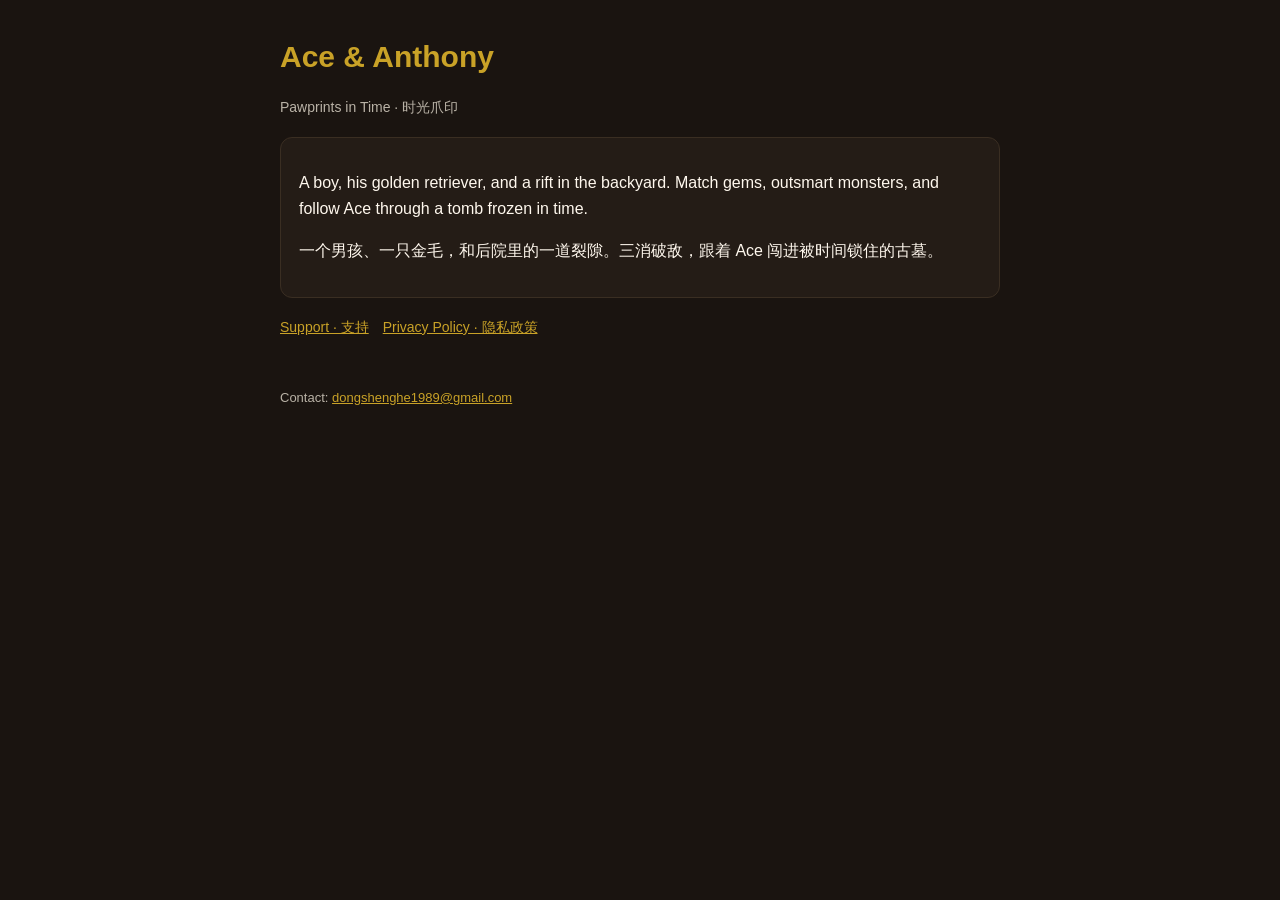
<file: index.html>
<!doctype html>
<html lang="en">
<head>
  <meta charset="utf-8">
  <meta name="viewport" content="width=device-width, initial-scale=1">
  <title>Ace &amp; Anthony</title>
  <link rel="stylesheet" href="style.css">
</head>
<body>
<main>
  <h1>Ace &amp; Anthony</h1>
  <p class="muted">Pawprints in Time · 时光爪印</p>
  <div class="card">
    <p>A boy, his golden retriever, and a rift in the backyard. Match gems, outsmart monsters, and follow Ace through a tomb frozen in time.</p>
    <p>一个男孩、一只金毛，和后院里的一道裂隙。三消破敌，跟着 Ace 闯进被时间锁住的古墓。</p>
  </div>
  <nav>
    <a href="support.html">Support · 支持</a>
    <a href="privacy.html">Privacy Policy · 隐私政策</a>
  </nav>
  <footer>Contact: <a href="mailto:dongshenghe1989@gmail.com">dongshenghe1989@gmail.com</a></footer>
</main>
</body>
</html>
</file>
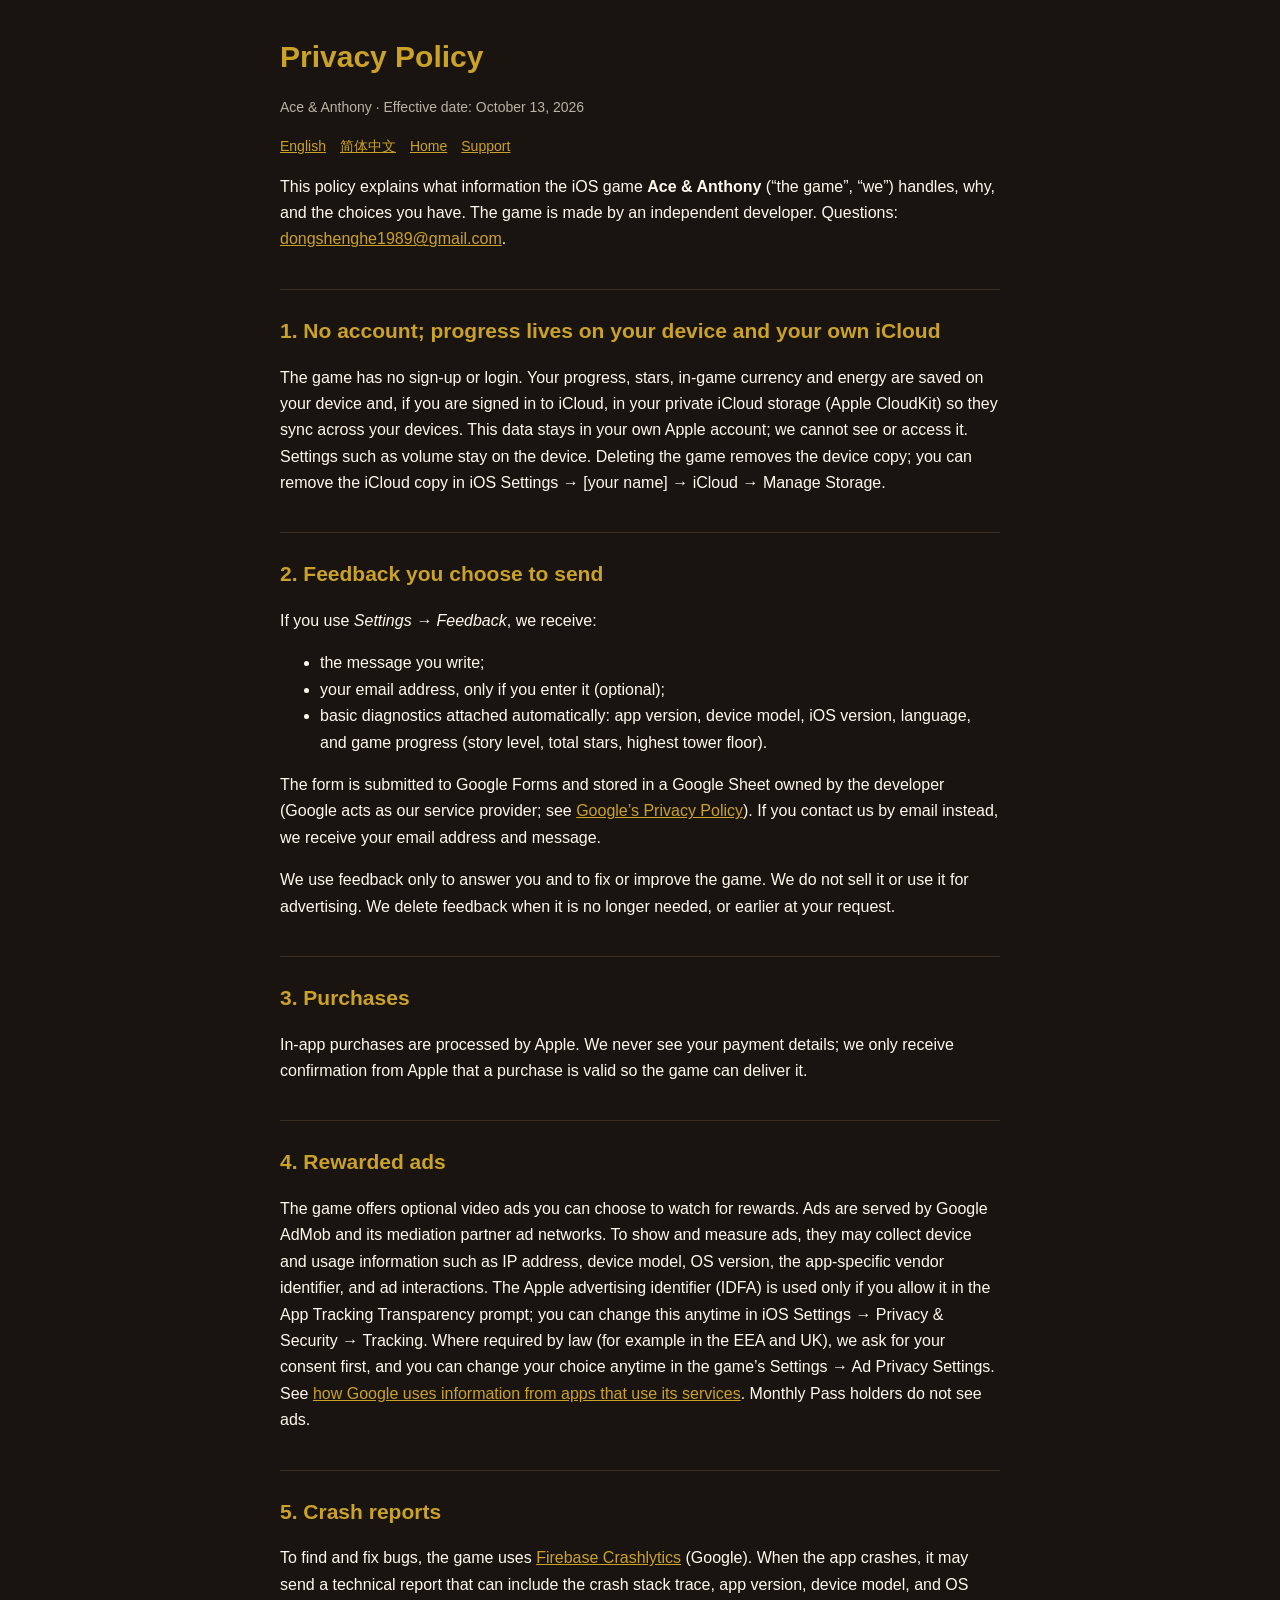
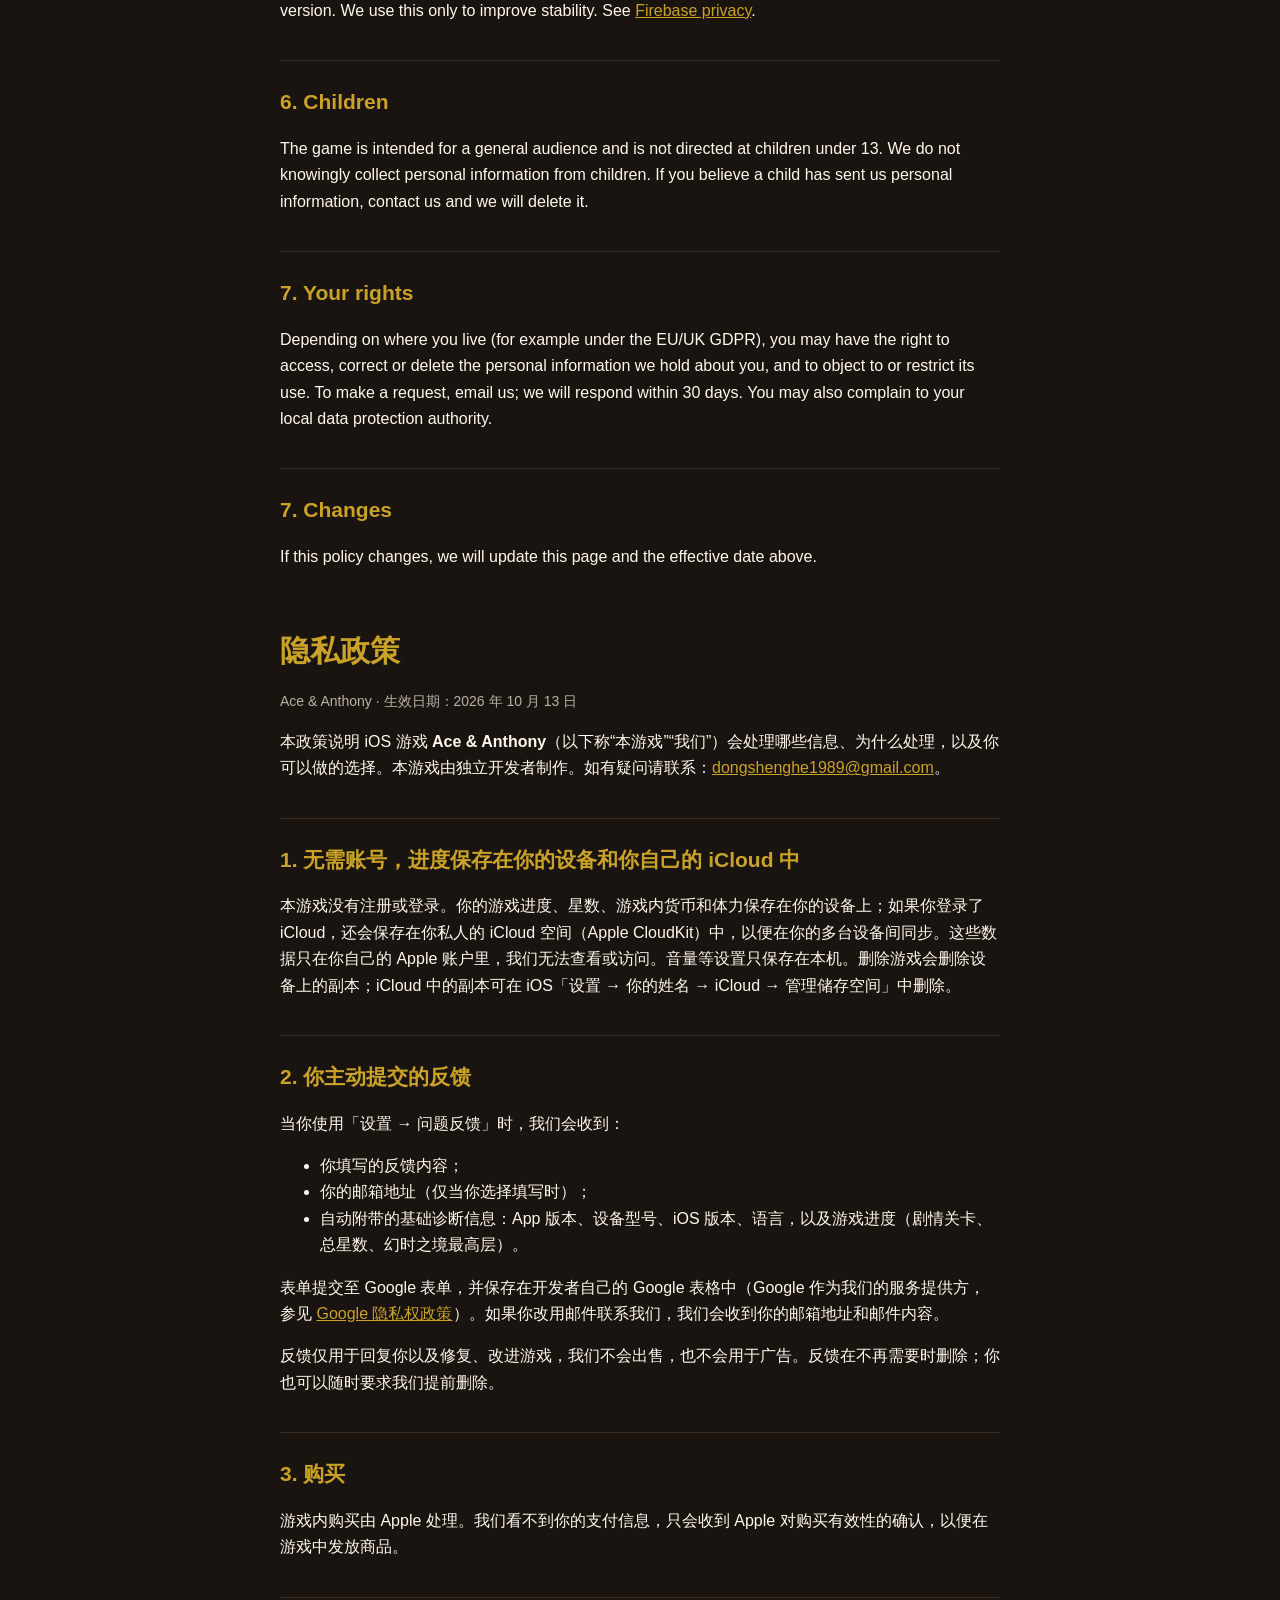
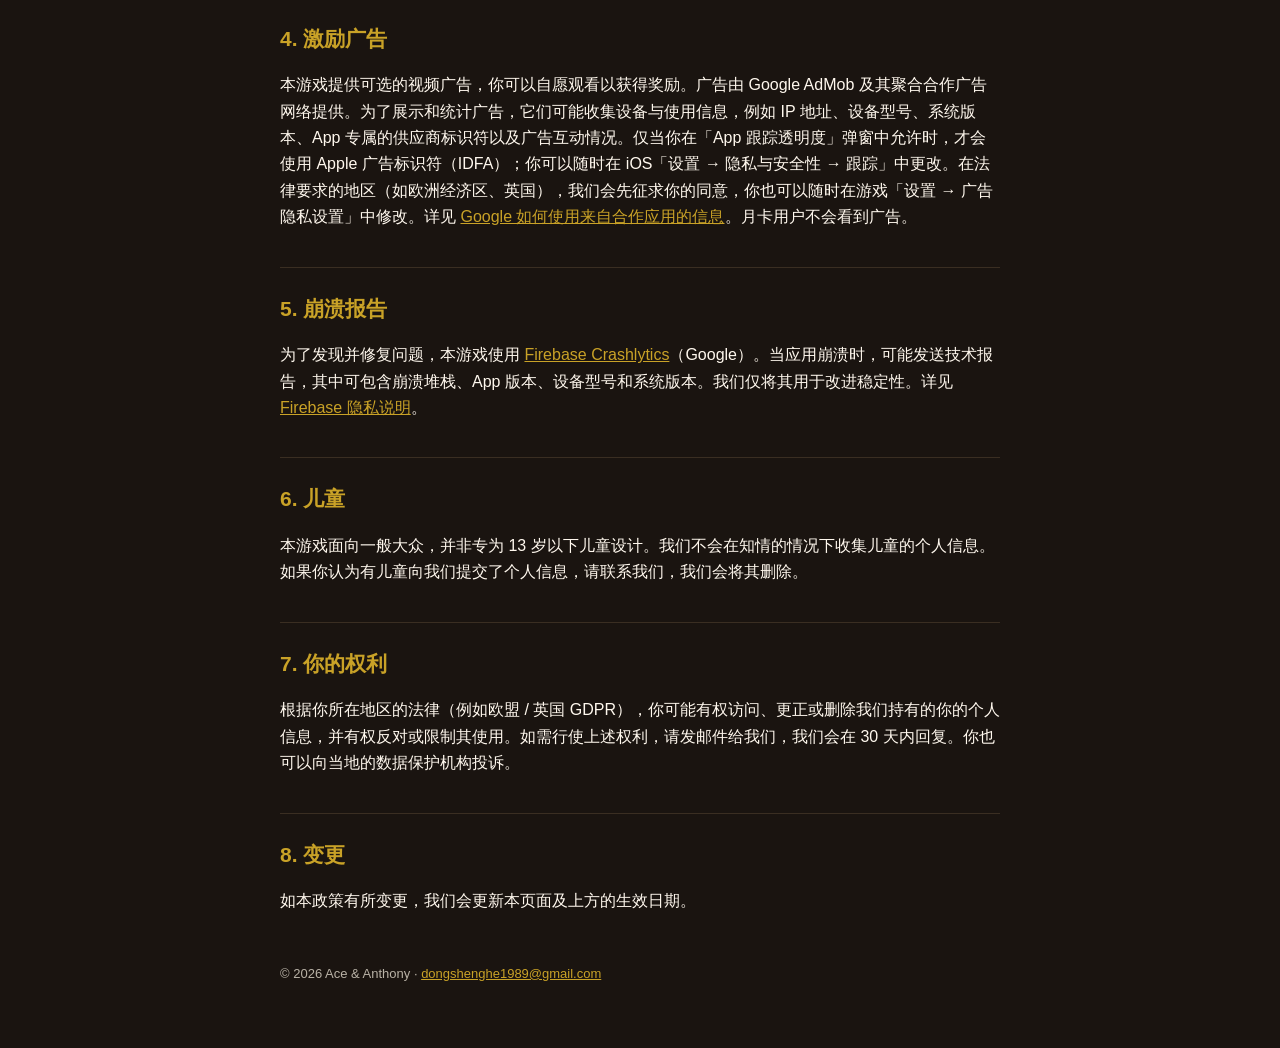
<file: privacy.html>
<!doctype html>
<html lang="en">
<head>
  <meta charset="utf-8">
  <meta name="viewport" content="width=device-width, initial-scale=1">
  <title>Privacy Policy · Ace &amp; Anthony</title>
  <link rel="stylesheet" href="style.css">
</head>
<body>
<main>
  <h1>Privacy Policy</h1>
  <p class="muted">Ace &amp; Anthony · Effective date: October 13, 2026</p>
  <nav><a href="#en">English</a><a href="#zh">简体中文</a><a href="index.html">Home</a><a href="support.html">Support</a></nav>

  <section id="en">
    <p>This policy explains what information the iOS game <strong>Ace &amp; Anthony</strong> (“the game”, “we”) handles, why, and the choices you have. The game is made by an independent developer. Questions: <a href="mailto:dongshenghe1989@gmail.com">dongshenghe1989@gmail.com</a>.</p>

    <h2>1. No account; progress lives on your device and your own iCloud</h2>
    <p>The game has no sign-up or login. Your progress, stars, in-game currency and energy are saved on your device and, if you are signed in to iCloud, in your private iCloud storage (Apple CloudKit) so they sync across your devices. This data stays in your own Apple account; we cannot see or access it. Settings such as volume stay on the device. Deleting the game removes the device copy; you can remove the iCloud copy in iOS Settings → [your name] → iCloud → Manage Storage.</p>

    <h2>2. Feedback you choose to send</h2>
    <p>If you use <em>Settings → Feedback</em>, we receive:</p>
    <ul>
      <li>the message you write;</li>
      <li>your email address, only if you enter it (optional);</li>
      <li>basic diagnostics attached automatically: app version, device model, iOS version, language, and game progress (story level, total stars, highest tower floor).</li>
    </ul>
    <p>The form is submitted to Google Forms and stored in a Google Sheet owned by the developer (Google acts as our service provider; see <a href="https://policies.google.com/privacy">Google’s Privacy Policy</a>). If you contact us by email instead, we receive your email address and message.</p>
    <p>We use feedback only to answer you and to fix or improve the game. We do not sell it or use it for advertising. We delete feedback when it is no longer needed, or earlier at your request.</p>

    <h2>3. Purchases</h2>
    <p>In-app purchases are processed by Apple. We never see your payment details; we only receive confirmation from Apple that a purchase is valid so the game can deliver it.</p>

    <h2>4. Rewarded ads</h2>
    <p>The game offers optional video ads you can choose to watch for rewards. Ads are served by Google AdMob and its mediation partner ad networks. To show and measure ads, they may collect device and usage information such as IP address, device model, OS version, the app-specific vendor identifier, and ad interactions. The Apple advertising identifier (IDFA) is used only if you allow it in the App Tracking Transparency prompt; you can change this anytime in iOS Settings → Privacy &amp; Security → Tracking. Where required by law (for example in the EEA and UK), we ask for your consent first, and you can change your choice anytime in the game’s Settings → Ad Privacy Settings. See <a href="https://policies.google.com/technologies/partner-sites">how Google uses information from apps that use its services</a>. Monthly Pass holders do not see ads.</p>

    <h2>5. Crash reports</h2>
    <p>To find and fix bugs, the game uses <a href="https://firebase.google.com/products/crashlytics">Firebase Crashlytics</a> (Google). When the app crashes, it may send a technical report that can include the crash stack trace, app version, device model, and OS version. We use this only to improve stability. See <a href="https://firebase.google.com/support/privacy">Firebase privacy</a>.</p>

    <h2>6. Children</h2>
    <p>The game is intended for a general audience and is not directed at children under 13. We do not knowingly collect personal information from children. If you believe a child has sent us personal information, contact us and we will delete it.</p>

    <h2>7. Your rights</h2>
    <p>Depending on where you live (for example under the EU/UK GDPR), you may have the right to access, correct or delete the personal information we hold about you, and to object to or restrict its use. To make a request, email us; we will respond within 30 days. You may also complain to your local data protection authority.</p>

    <h2>7. Changes</h2>
    <p>If this policy changes, we will update this page and the effective date above.</p>
  </section>

  <section id="zh">
    <h1 style="margin-top:56px">隐私政策</h1>
    <p class="muted">Ace &amp; Anthony · 生效日期：2026 年 10 月 13 日</p>
    <p>本政策说明 iOS 游戏 <strong>Ace &amp; Anthony</strong>（以下称“本游戏”“我们”）会处理哪些信息、为什么处理，以及你可以做的选择。本游戏由独立开发者制作。如有疑问请联系：<a href="mailto:dongshenghe1989@gmail.com">dongshenghe1989@gmail.com</a>。</p>

    <h2>1. 无需账号，进度保存在你的设备和你自己的 iCloud 中</h2>
    <p>本游戏没有注册或登录。你的游戏进度、星数、游戏内货币和体力保存在你的设备上；如果你登录了 iCloud，还会保存在你私人的 iCloud 空间（Apple CloudKit）中，以便在你的多台设备间同步。这些数据只在你自己的 Apple 账户里，我们无法查看或访问。音量等设置只保存在本机。删除游戏会删除设备上的副本；iCloud 中的副本可在 iOS「设置 → 你的姓名 → iCloud → 管理储存空间」中删除。</p>

    <h2>2. 你主动提交的反馈</h2>
    <p>当你使用「设置 → 问题反馈」时，我们会收到：</p>
    <ul>
      <li>你填写的反馈内容；</li>
      <li>你的邮箱地址（仅当你选择填写时）；</li>
      <li>自动附带的基础诊断信息：App 版本、设备型号、iOS 版本、语言，以及游戏进度（剧情关卡、总星数、幻时之境最高层）。</li>
    </ul>
    <p>表单提交至 Google 表单，并保存在开发者自己的 Google 表格中（Google 作为我们的服务提供方，参见 <a href="https://policies.google.com/privacy">Google 隐私权政策</a>）。如果你改用邮件联系我们，我们会收到你的邮箱地址和邮件内容。</p>
    <p>反馈仅用于回复你以及修复、改进游戏，我们不会出售，也不会用于广告。反馈在不再需要时删除；你也可以随时要求我们提前删除。</p>

    <h2>3. 购买</h2>
    <p>游戏内购买由 Apple 处理。我们看不到你的支付信息，只会收到 Apple 对购买有效性的确认，以便在游戏中发放商品。</p>

    <h2>4. 激励广告</h2>
    <p>本游戏提供可选的视频广告，你可以自愿观看以获得奖励。广告由 Google AdMob 及其聚合合作广告网络提供。为了展示和统计广告，它们可能收集设备与使用信息，例如 IP 地址、设备型号、系统版本、App 专属的供应商标识符以及广告互动情况。仅当你在「App 跟踪透明度」弹窗中允许时，才会使用 Apple 广告标识符（IDFA）；你可以随时在 iOS「设置 → 隐私与安全性 → 跟踪」中更改。在法律要求的地区（如欧洲经济区、英国），我们会先征求你的同意，你也可以随时在游戏「设置 → 广告隐私设置」中修改。详见 <a href="https://policies.google.com/technologies/partner-sites">Google 如何使用来自合作应用的信息</a>。月卡用户不会看到广告。</p>

    <h2>5. 崩溃报告</h2>
    <p>为了发现并修复问题，本游戏使用 <a href="https://firebase.google.com/products/crashlytics">Firebase Crashlytics</a>（Google）。当应用崩溃时，可能发送技术报告，其中可包含崩溃堆栈、App 版本、设备型号和系统版本。我们仅将其用于改进稳定性。详见 <a href="https://firebase.google.com/support/privacy">Firebase 隐私说明</a>。</p>

    <h2>6. 儿童</h2>
    <p>本游戏面向一般大众，并非专为 13 岁以下儿童设计。我们不会在知情的情况下收集儿童的个人信息。如果你认为有儿童向我们提交了个人信息，请联系我们，我们会将其删除。</p>

    <h2>7. 你的权利</h2>
    <p>根据你所在地区的法律（例如欧盟 / 英国 GDPR），你可能有权访问、更正或删除我们持有的你的个人信息，并有权反对或限制其使用。如需行使上述权利，请发邮件给我们，我们会在 30 天内回复。你也可以向当地的数据保护机构投诉。</p>

    <h2>8. 变更</h2>
    <p>如本政策有所变更，我们会更新本页面及上方的生效日期。</p>
  </section>

  <footer>© 2026 Ace &amp; Anthony · <a href="mailto:dongshenghe1989@gmail.com">dongshenghe1989@gmail.com</a></footer>
</main>
</body>
</html>
</file>
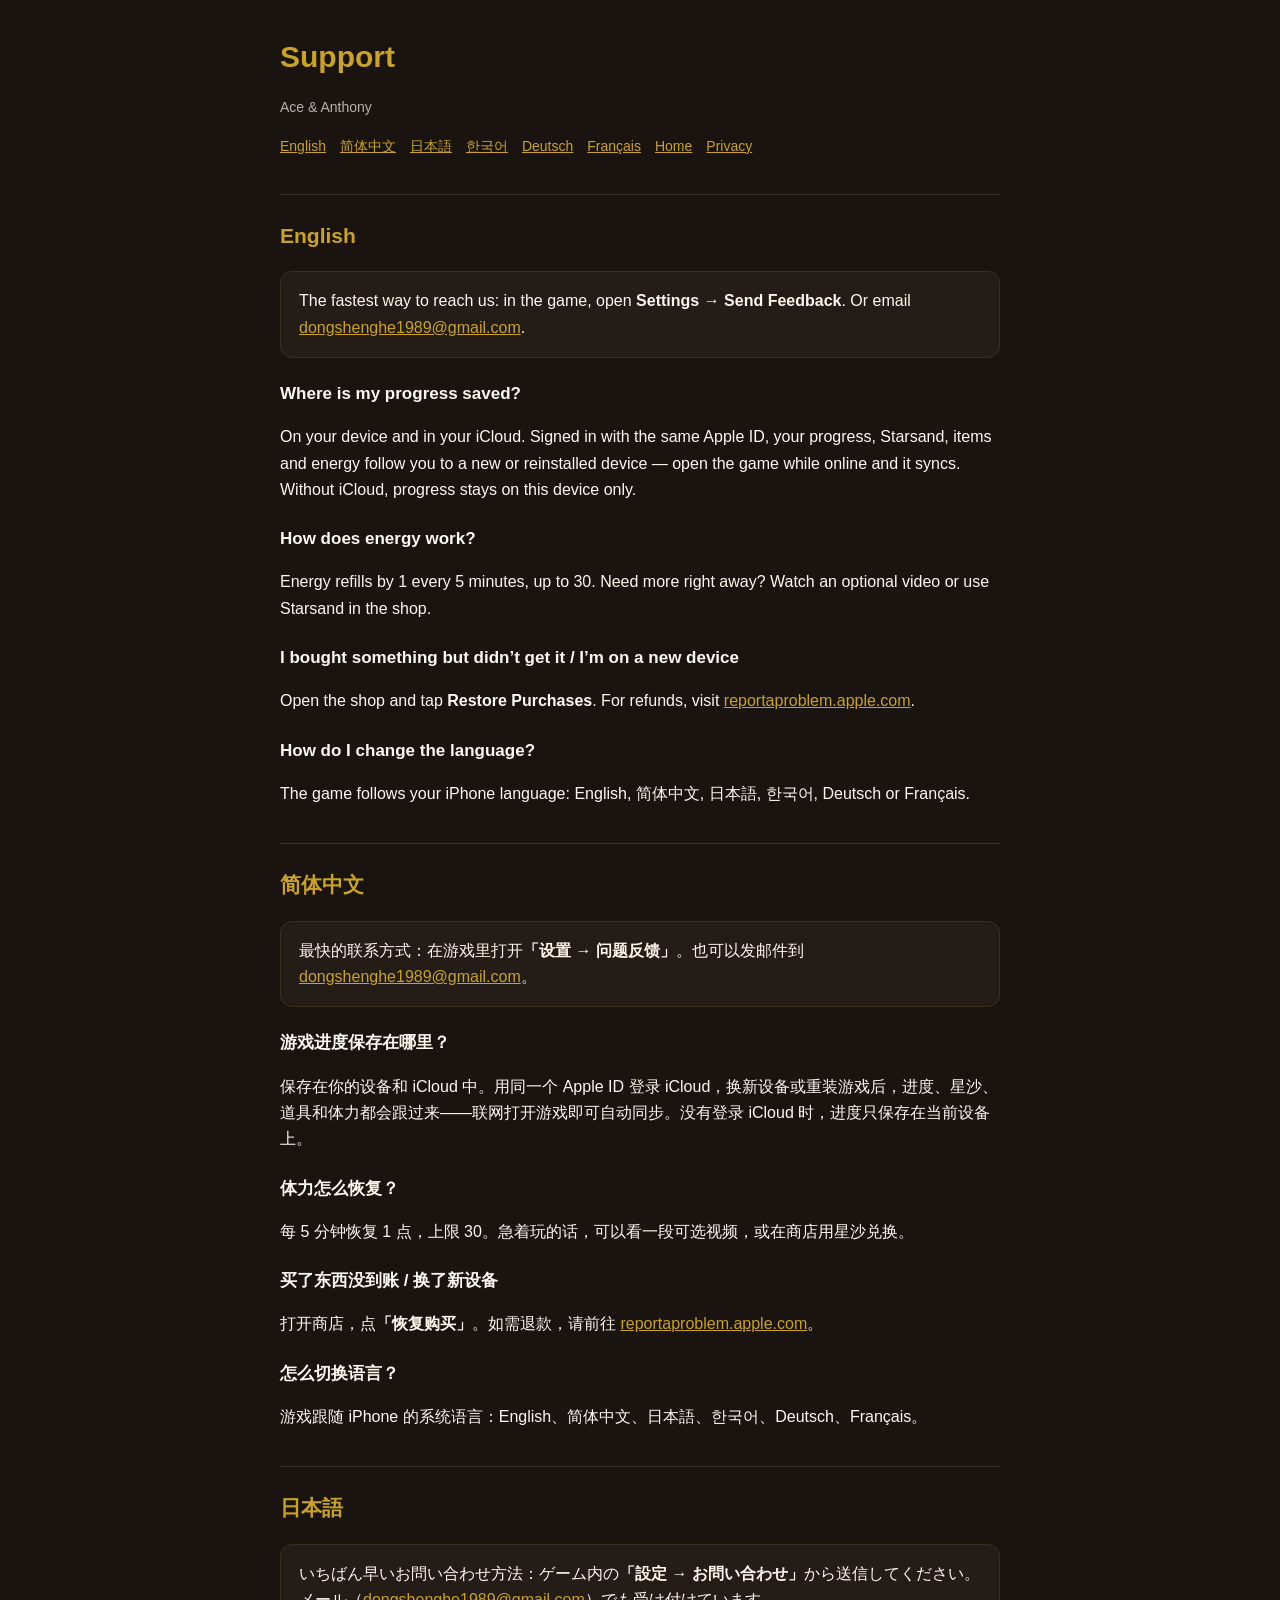
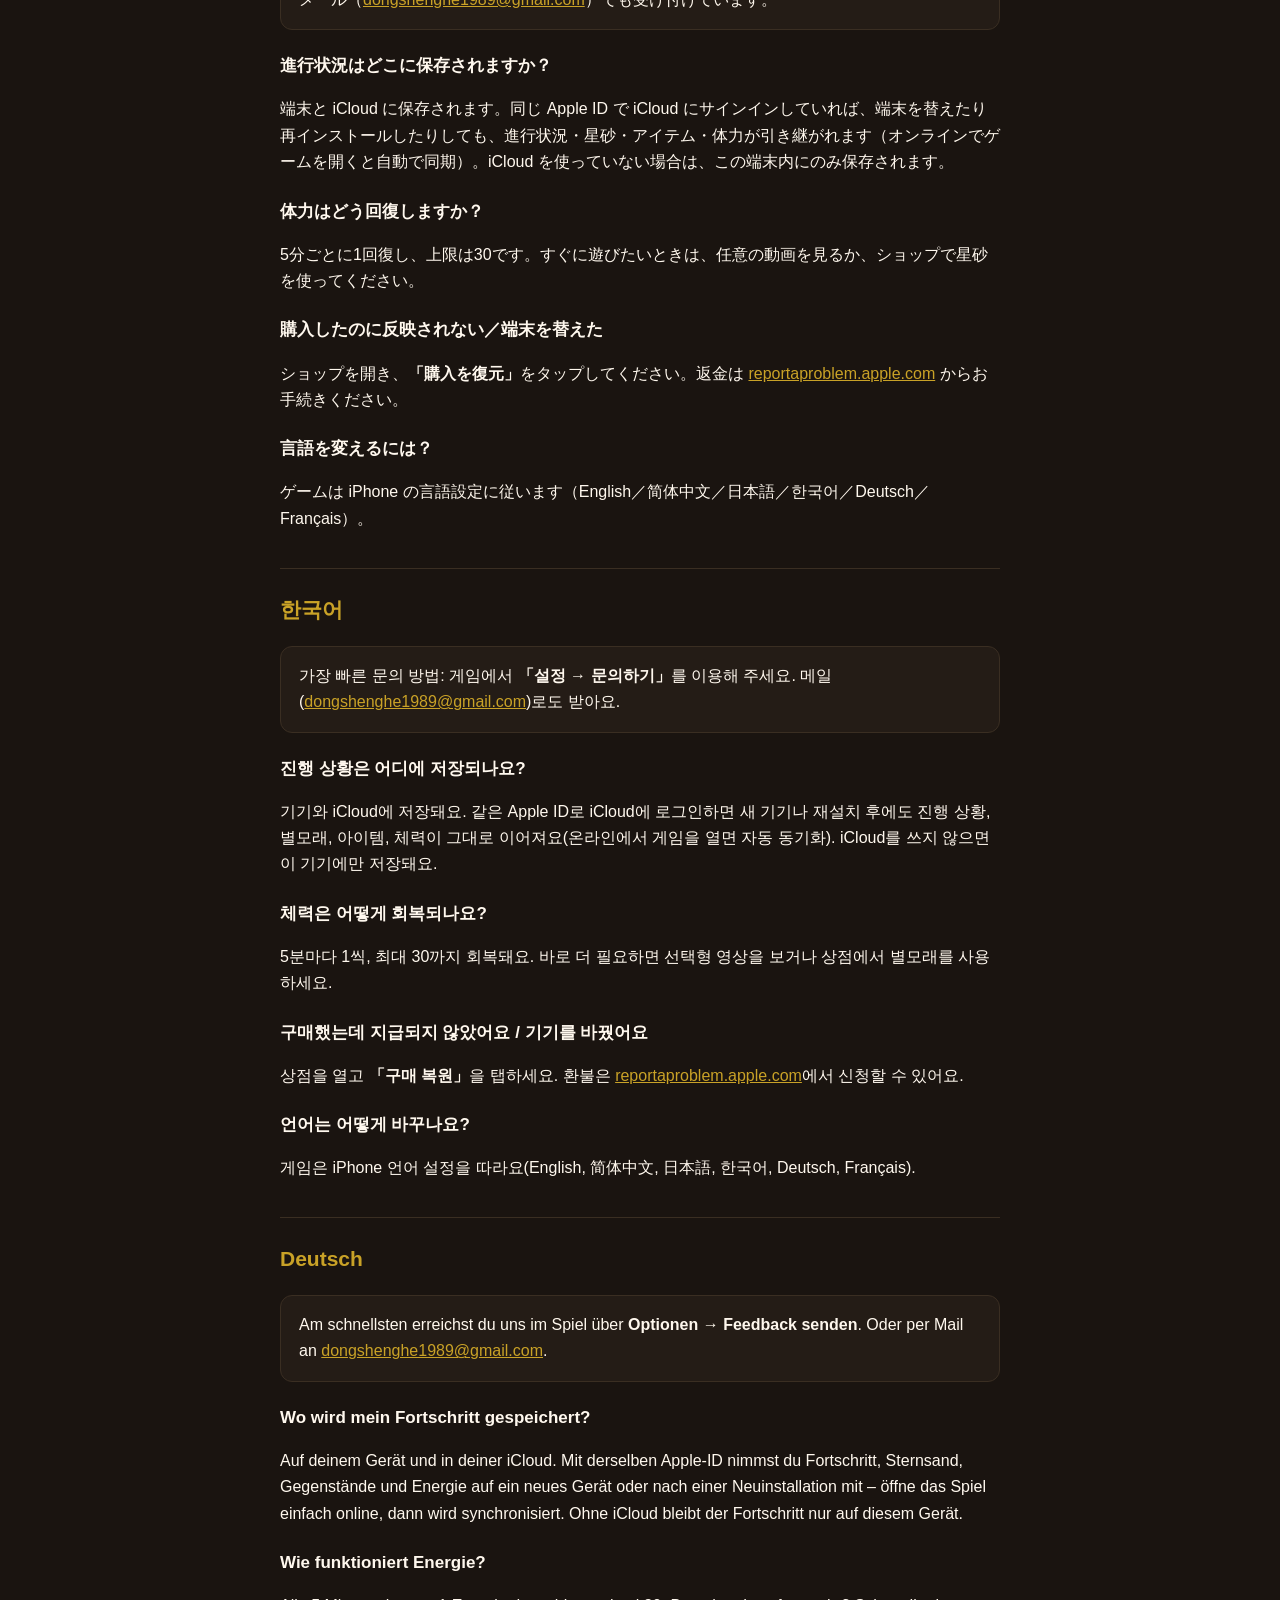
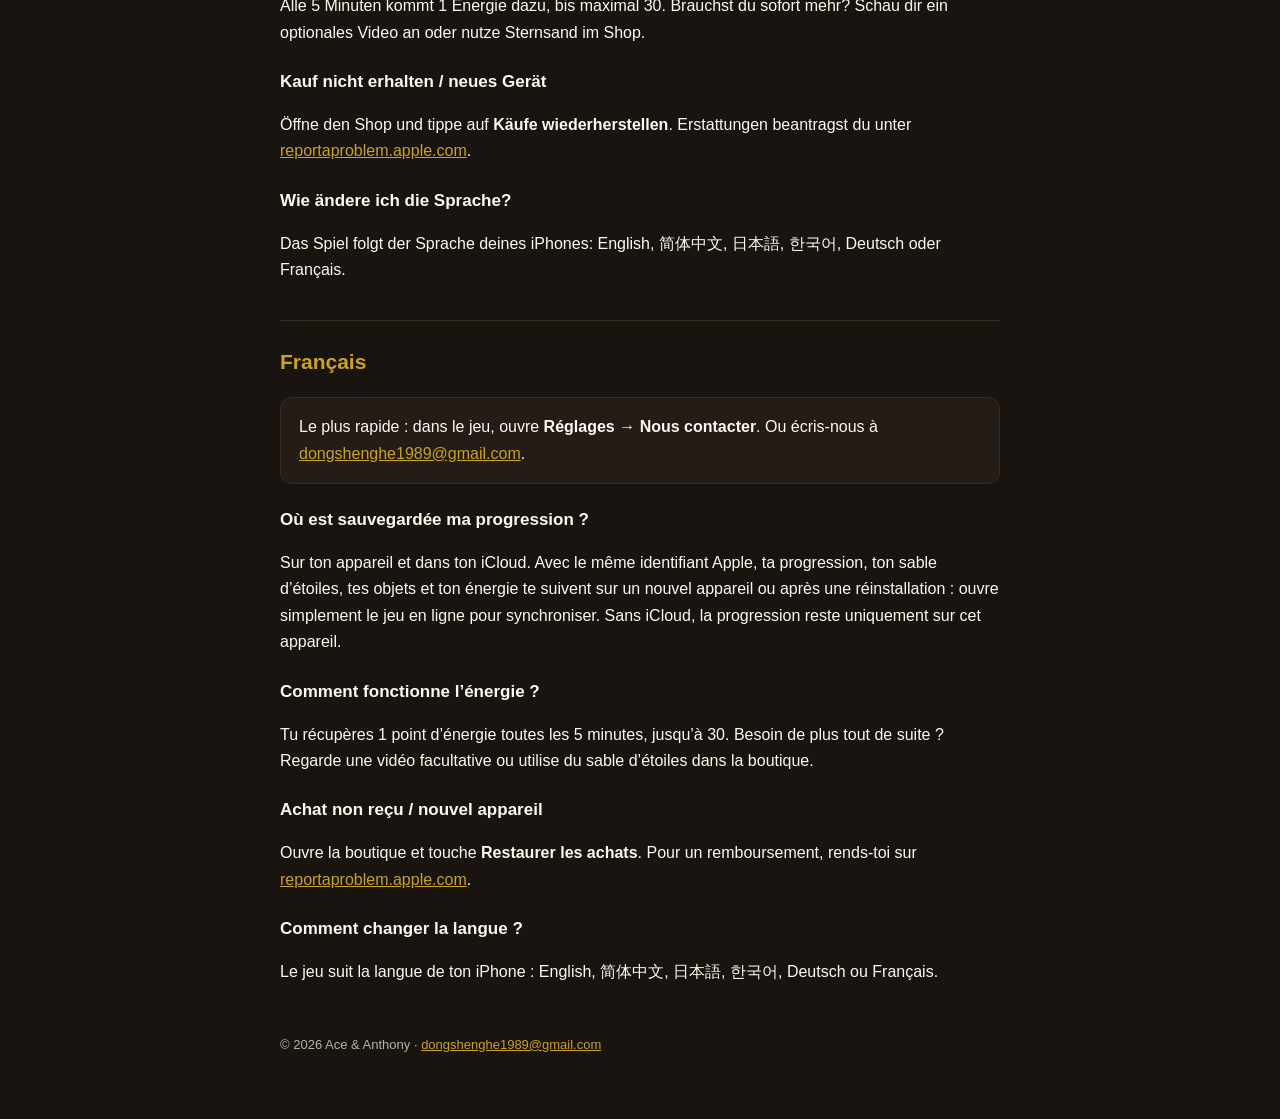
<file: support.html>
<!doctype html>
<html lang="en">
<head>
  <meta charset="utf-8">
  <meta name="viewport" content="width=device-width, initial-scale=1">
  <title>Support · Ace &amp; Anthony</title>
  <link rel="stylesheet" href="style.css">
</head>
<body>
<main>
  <h1>Support</h1>
  <p class="muted">Ace &amp; Anthony</p>
  <nav>
    <a href="#en">English</a><a href="#zh">简体中文</a><a href="#ja">日本語</a><a href="#ko">한국어</a><a href="#de">Deutsch</a><a href="#fr">Français</a>
    <a href="index.html">Home</a><a href="privacy.html">Privacy</a>
  </nav>

  <section id="en">
    <h2>English</h2>
    <div class="card">The fastest way to reach us: in the game, open <strong>Settings → Send Feedback</strong>. Or email <a href="mailto:dongshenghe1989@gmail.com">dongshenghe1989@gmail.com</a>.</div>
    <h3>Where is my progress saved?</h3>
    <p>On your device and in your iCloud. Signed in with the same Apple ID, your progress, Starsand, items and energy follow you to a new or reinstalled device — open the game while online and it syncs. Without iCloud, progress stays on this device only.</p>
    <h3>How does energy work?</h3>
    <p>Energy refills by 1 every 5 minutes, up to 30. Need more right away? Watch an optional video or use Starsand in the shop.</p>
    <h3>I bought something but didn’t get it / I’m on a new device</h3>
    <p>Open the shop and tap <strong>Restore Purchases</strong>. For refunds, visit <a href="https://reportaproblem.apple.com">reportaproblem.apple.com</a>.</p>
    <h3>How do I change the language?</h3>
    <p>The game follows your iPhone language: English, 简体中文, 日本語, 한국어, Deutsch or Français.</p>
  </section>

  <section id="zh">
    <h2>简体中文</h2>
    <div class="card">最快的联系方式：在游戏里打开<strong>「设置 → 问题反馈」</strong>。也可以发邮件到 <a href="mailto:dongshenghe1989@gmail.com">dongshenghe1989@gmail.com</a>。</div>
    <h3>游戏进度保存在哪里？</h3>
    <p>保存在你的设备和 iCloud 中。用同一个 Apple ID 登录 iCloud，换新设备或重装游戏后，进度、星沙、道具和体力都会跟过来——联网打开游戏即可自动同步。没有登录 iCloud 时，进度只保存在当前设备上。</p>
    <h3>体力怎么恢复？</h3>
    <p>每 5 分钟恢复 1 点，上限 30。急着玩的话，可以看一段可选视频，或在商店用星沙兑换。</p>
    <h3>买了东西没到账 / 换了新设备</h3>
    <p>打开商店，点<strong>「恢复购买」</strong>。如需退款，请前往 <a href="https://reportaproblem.apple.com">reportaproblem.apple.com</a>。</p>
    <h3>怎么切换语言？</h3>
    <p>游戏跟随 iPhone 的系统语言：English、简体中文、日本語、한국어、Deutsch、Français。</p>
  </section>

  <section id="ja">
    <h2>日本語</h2>
    <div class="card">いちばん早いお問い合わせ方法：ゲーム内の<strong>「設定 → お問い合わせ」</strong>から送信してください。メール（<a href="mailto:dongshenghe1989@gmail.com">dongshenghe1989@gmail.com</a>）でも受け付けています。</div>
    <h3>進行状況はどこに保存されますか？</h3>
    <p>端末と iCloud に保存されます。同じ Apple ID で iCloud にサインインしていれば、端末を替えたり再インストールしたりしても、進行状況・星砂・アイテム・体力が引き継がれます（オンラインでゲームを開くと自動で同期）。iCloud を使っていない場合は、この端末内にのみ保存されます。</p>
    <h3>体力はどう回復しますか？</h3>
    <p>5分ごとに1回復し、上限は30です。すぐに遊びたいときは、任意の動画を見るか、ショップで星砂を使ってください。</p>
    <h3>購入したのに反映されない／端末を替えた</h3>
    <p>ショップを開き、<strong>「購入を復元」</strong>をタップしてください。返金は <a href="https://reportaproblem.apple.com">reportaproblem.apple.com</a> からお手続きください。</p>
    <h3>言語を変えるには？</h3>
    <p>ゲームは iPhone の言語設定に従います（English／简体中文／日本語／한국어／Deutsch／Français）。</p>
  </section>

  <section id="ko">
    <h2>한국어</h2>
    <div class="card">가장 빠른 문의 방법: 게임에서 <strong>「설정 → 문의하기」</strong>를 이용해 주세요. 메일(<a href="mailto:dongshenghe1989@gmail.com">dongshenghe1989@gmail.com</a>)로도 받아요.</div>
    <h3>진행 상황은 어디에 저장되나요?</h3>
    <p>기기와 iCloud에 저장돼요. 같은 Apple ID로 iCloud에 로그인하면 새 기기나 재설치 후에도 진행 상황, 별모래, 아이템, 체력이 그대로 이어져요(온라인에서 게임을 열면 자동 동기화). iCloud를 쓰지 않으면 이 기기에만 저장돼요.</p>
    <h3>체력은 어떻게 회복되나요?</h3>
    <p>5분마다 1씩, 최대 30까지 회복돼요. 바로 더 필요하면 선택형 영상을 보거나 상점에서 별모래를 사용하세요.</p>
    <h3>구매했는데 지급되지 않았어요 / 기기를 바꿨어요</h3>
    <p>상점을 열고 <strong>「구매 복원」</strong>을 탭하세요. 환불은 <a href="https://reportaproblem.apple.com">reportaproblem.apple.com</a>에서 신청할 수 있어요.</p>
    <h3>언어는 어떻게 바꾸나요?</h3>
    <p>게임은 iPhone 언어 설정을 따라요(English, 简体中文, 日本語, 한국어, Deutsch, Français).</p>
  </section>

  <section id="de">
    <h2>Deutsch</h2>
    <div class="card">Am schnellsten erreichst du uns im Spiel über <strong>Optionen → Feedback senden</strong>. Oder per Mail an <a href="mailto:dongshenghe1989@gmail.com">dongshenghe1989@gmail.com</a>.</div>
    <h3>Wo wird mein Fortschritt gespeichert?</h3>
    <p>Auf deinem Gerät und in deiner iCloud. Mit derselben Apple-ID nimmst du Fortschritt, Sternsand, Gegenstände und Energie auf ein neues Gerät oder nach einer Neuinstallation mit – öffne das Spiel einfach online, dann wird synchronisiert. Ohne iCloud bleibt der Fortschritt nur auf diesem Gerät.</p>
    <h3>Wie funktioniert Energie?</h3>
    <p>Alle 5 Minuten kommt 1 Energie dazu, bis maximal 30. Brauchst du sofort mehr? Schau dir ein optionales Video an oder nutze Sternsand im Shop.</p>
    <h3>Kauf nicht erhalten / neues Gerät</h3>
    <p>Öffne den Shop und tippe auf <strong>Käufe wiederherstellen</strong>. Erstattungen beantragst du unter <a href="https://reportaproblem.apple.com">reportaproblem.apple.com</a>.</p>
    <h3>Wie ändere ich die Sprache?</h3>
    <p>Das Spiel folgt der Sprache deines iPhones: English, 简体中文, 日本語, 한국어, Deutsch oder Français.</p>
  </section>

  <section id="fr">
    <h2>Français</h2>
    <div class="card">Le plus rapide&nbsp;: dans le jeu, ouvre <strong>Réglages → Nous contacter</strong>. Ou écris-nous à <a href="mailto:dongshenghe1989@gmail.com">dongshenghe1989@gmail.com</a>.</div>
    <h3>Où est sauvegardée ma progression&nbsp;?</h3>
    <p>Sur ton appareil et dans ton iCloud. Avec le même identifiant Apple, ta progression, ton sable d’étoiles, tes objets et ton énergie te suivent sur un nouvel appareil ou après une réinstallation&nbsp;: ouvre simplement le jeu en ligne pour synchroniser. Sans iCloud, la progression reste uniquement sur cet appareil.</p>
    <h3>Comment fonctionne l’énergie&nbsp;?</h3>
    <p>Tu récupères 1 point d’énergie toutes les 5 minutes, jusqu’à 30. Besoin de plus tout de suite&nbsp;? Regarde une vidéo facultative ou utilise du sable d’étoiles dans la boutique.</p>
    <h3>Achat non reçu / nouvel appareil</h3>
    <p>Ouvre la boutique et touche <strong>Restaurer les achats</strong>. Pour un remboursement, rends-toi sur <a href="https://reportaproblem.apple.com">reportaproblem.apple.com</a>.</p>
    <h3>Comment changer la langue&nbsp;?</h3>
    <p>Le jeu suit la langue de ton iPhone&nbsp;: English, 简体中文, 日本語, 한국어, Deutsch ou Français.</p>
  </section>

  <footer>© 2026 Ace &amp; Anthony · <a href="mailto:dongshenghe1989@gmail.com">dongshenghe1989@gmail.com</a></footer>
</main>
</body>
</html>
</file>
<file: style.css>
:root {
  --bg: #1a1410;
  --panel: #241c16;
  --gold: #c9a227;
  --text: #fff8ee;
  --muted: #b9b2a6;
}
* { box-sizing: border-box; }
body {
  margin: 0;
  background: var(--bg);
  color: var(--text);
  font: 16px/1.65 -apple-system, BlinkMacSystemFont, "Segoe UI", "Hiragino Sans", "Apple SD Gothic Neo", "PingFang SC", sans-serif;
}
main { max-width: 760px; margin: 0 auto; padding: 32px 20px 64px; }
h1 { color: var(--gold); font-size: 30px; margin: 0 0 4px; }
h2 { color: var(--gold); font-size: 21px; margin: 36px 0 8px; border-top: 1px solid #3a2e22; padding-top: 24px; }
h3 { font-size: 17px; margin: 22px 0 4px; }
p, li { color: var(--text); }
.muted { color: var(--muted); font-size: 14px; }
a { color: var(--gold); }
nav { display: flex; flex-wrap: wrap; gap: 8px 14px; margin: 16px 0 8px; font-size: 14px; }
.card { background: var(--panel); border: 1px solid #3a2e22; border-radius: 12px; padding: 16px 18px; margin: 18px 0; }
footer { margin-top: 48px; color: var(--muted); font-size: 13px; }
</file>
